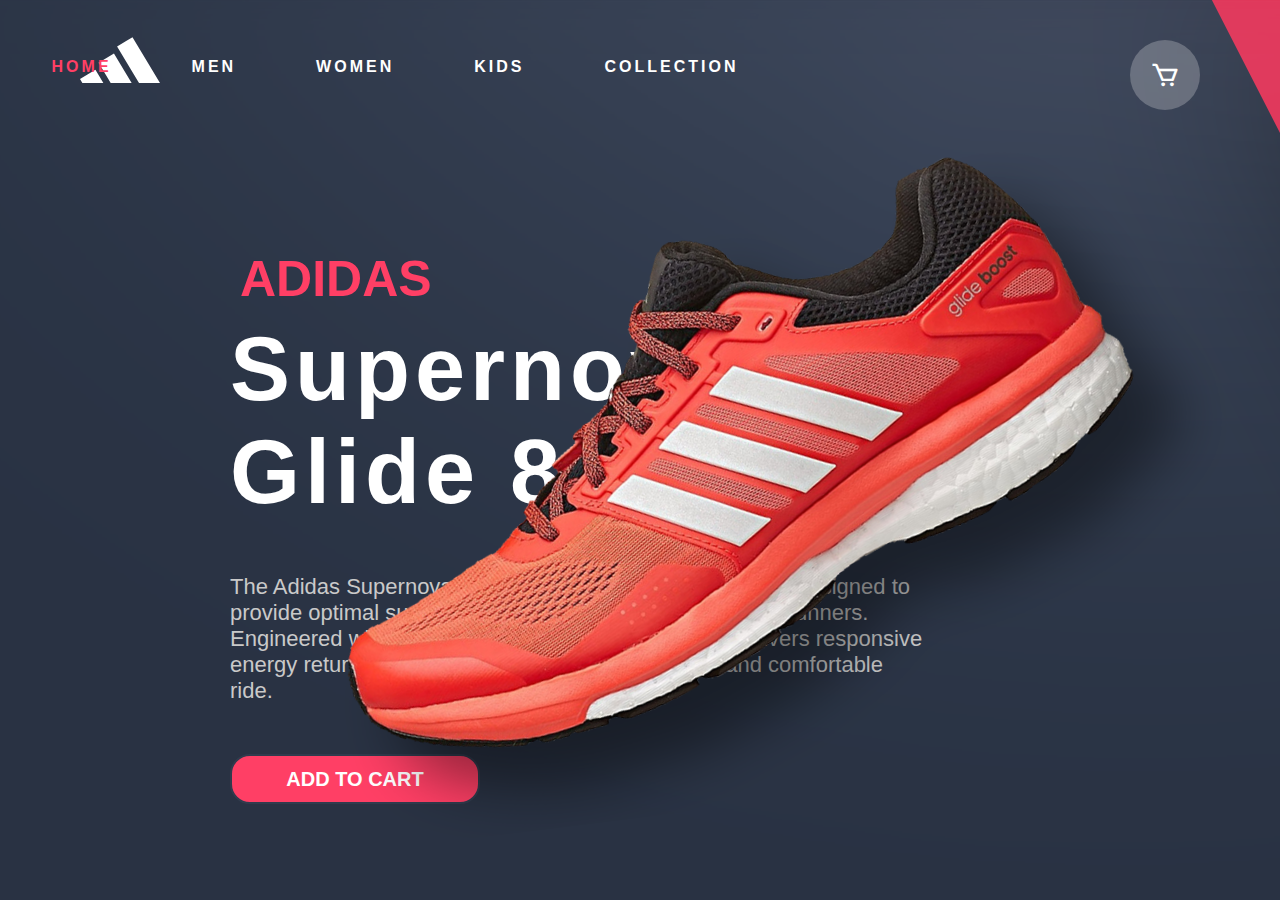
<file: Landing Page/index.html>
<!DOCTYPE html>
<html lang="en">
<head>
    <meta charset="UTF-8">
    <meta name="viewport" content="width=device-width, initial-scale=1.0">
    <title>ADIDAS STORE</title>
    <link rel="stylesheet" href="style.css">
    <link rel="stylesheet"
  href="https://unpkg.com/boxicons@latest/css/boxicons.min.css">
</head>
<body>
    <div class="main">
      <div class="header-div">
        <div class="div-left">
          <img src="images/adidas.svg" alt="">
        </div>

        <div class="div-center">
          <nav>
            <ul>
              <li><a class="active" href="#">HOME</a></li>
              <li><a href="#">MEN</a></li>
              <li><a href="#">WOMEN</a></li>
              <li><a href="#">KIDS</a></li>
              <li><a href="#">COLLECTION</a></li>
            </ul>
          </nav>
        </div>

        <div class="div-right">
          <i class='bx bx-cart'></i>
        </div>
      </div>
    </div>

    <div class="content">
      <div class="divdesc">
        <h2>ADIDAS</h2>
        <h1>Supernova Glide 8</h1>
        <p>The Adidas Supernova Glide 8 is a versatile running shoe designed to provide optimal support and cushioning for long-distance runners. Engineered with Boost technology in the midsole, it delivers responsive energy return with every stride, ensuring a smooth and comfortable ride.</p>
        <button>ADD TO CART</button>
      </div>
      <div class="divshoe">
        <img src="images/shoe.png">
      </div>
    </div>
</body>
</html>
</file>
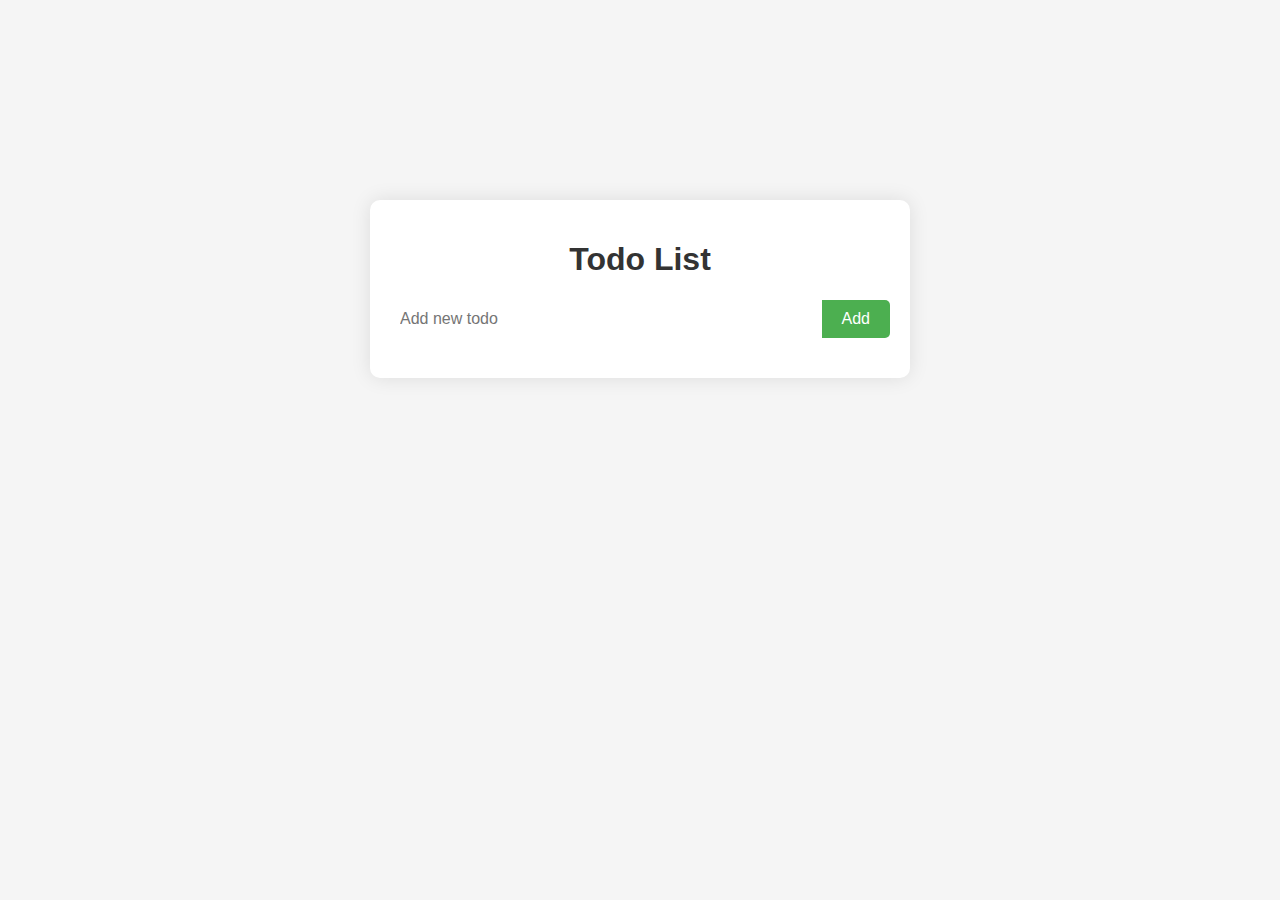
<file: Todo list/index.html>
<!DOCTYPE html>
<html lang="en">
<head>
    <meta charset="UTF-8">
    <meta name="viewport" content="width=device-width, initial-scale=1.0">
    <title>Todo List</title>
    <link rel="stylesheet" href="styles.css">
</head>
<body>
    <div class="container">
        <h1>Todo List</h1>
        <div class="input-container">
            <input type="text" id="todoInput" placeholder="Add new todo">
            <button id="addBtn">Add</button>
        </div>
        <ul id="todoList"></ul>
    </div>
    <script src="script.js"></script>
</body>
</html>
</file>
<file: Landing Page/style.css>
*{
    margin: 0;
    padding: 0;
    box-sizing: border-box;
    font-family: "Open Sans", sans-serif;
}
body{
    background-image: url(images/background.png);
    background-repeat: no-repeat;
}

.header-div{
    padding: 20px;
    display: flex;
    justify-content: space-between;
    align-items: center;
    color: white;
    width: 100%;
    padding-left: 80px;
    padding-right: 80px;

}
.div-center nav{
    margin-left: -500px;
}
.div-center nav ul{
    display: flex;
    gap: 80px;
    margin-top: 4px;
    list-style: none;
}

.div-center nav ul li a{
    text-decoration: none;
    font-size: 16px;
    color: white;
    font-weight: 600;
    letter-spacing: 3px;
}
.div-center nav ul li a:hover{
    color: #ff3f65;
    transition-property: all;
    transition-duration: .5s;
    transition-timing-function: ease-in-out;
}
.div-center nav ul li a.active{
    color: #ff3f65;
}
.div-right i{
    display: flex;
    justify-content: center;
    align-items: center;
    font-size: 30px;
    margin-top: 20px;
    background-color: #eeeeee42;
    width: 70px;
    height: 70px;
    border-radius: 50px;
}
.div-right i:hover{
    background-color: #384253;
    color: #ff3f65;
    scale: 1.1;
    transition-duration: 0.3s;
    transition-timing-function: ease-in;
    transition-property: all;

}
.div-left img{
    width: 80px;
}

.content{
    display: flex;
    align-items: center;
    margin: 50px;
    margin-bottom: 0px;
}

.divshoe img{
    position: absolute;
    height: 700px;
    bottom: 100px;
    right: 50px;
    rotate: 353deg;
}
.divdesc{
    margin-left: 180px;
    margin-top: 60px;
    width: 700px;
    color: white;
}
.divdesc h2{
    font-size: 50px;
    color: #ff3f65;
    padding: 10px;
    
}
.divdesc h1{
    font-size: 90px;
    letter-spacing: 5px;
}
.divdesc p{
    padding-top: 50px;
    font-size: 22px;
    color: rgb(201, 201, 201);
}
.divdesc button{
    margin-top: 50px;
    width: 250px;
    height: 50px;
    border-radius: 20px;
    background-color: #ff3f65;
    color: white;
    font-size: 20px;
    font-weight: 600;
    border: none;
    border: 2px solid #313B4D;
    cursor: pointer;
}
.divdesc button:hover{
    color: #ff3f65;
    background: #313B4D;
    border: 2px solid #ff3f65;
    transition-duration: 0.3s;
    transition-timing-function: ease-in;
    transition-property: all;
}
</file>
<file: Todo list/styles.css>
body {
    font-family: 'Segoe UI', Tahoma, Geneva, Verdana, sans-serif;
    background-color: #f5f5f5;
    margin: 0;
    padding: 0;
}

.container {
    max-width: 500px;
    margin: 200px auto;
    background-color: #fff;
    border-radius: 10px;
    box-shadow: 0 0 20px rgba(0, 0, 0, 0.1);
    padding: 20px;
    animation: slideIn 0.5s ease forwards;
}

@keyframes slideIn {
    from {
        opacity: 0;
        transform: translateY(-200px);
    }
    to {
        opacity: 1;
        transform: translateY(0);
    }
}

h1 {
    text-align: center;
    color: #333;
}

.input-container {
    display: flex;
    margin-bottom: 20px;
    animation: fadeIn 0.5s ease forwards;
}

@keyframes fadeIn {
    from {
        opacity: 0;
    }
    to {
        opacity: 1;
    }
}

input[type="text"] {
    flex: 1;
    padding: 10px;
    border: none;
    border-bottom-left-radius: 5px;
    border-top-left-radius: 5px;
    font-size: 16px;
}

button {
    padding: 10px 20px;
    background-color: #4CAF50;
    color: white;
    border: none;
    border-bottom-right-radius: 5px;
    border-top-right-radius: 5px;
    font-size: 16px;
    cursor: pointer;
    transition: background-color 0.3s ease;
}

button:hover {
    background-color: #45a049;
}

ul {
    list-style-type: none;
    padding: 0;
}

li {
    padding: 15px;
    border-bottom: 1px solid #ddd;
    display: flex;
    justify-content: space-between;
    align-items: center;
    font-size: 18px;
    color: #444;
    transition: background-color 0.3s ease;
    animation: fadeIn 0.5s ease forwards;
}

@keyframes fadeIn {
    from {
        opacity: 0;
        transform: translateY(-20px);
    }
    to {
        opacity: 1;
        transform: translateY(0);
    }
}

li:hover {
    background-color: #f9f9f9;
}

.delete-btn {
    background-color: #f44336;
    color: white;
    padding: 5px 10px;
    border: none;
    border-radius: 5px;
    font-size: 16px;
    cursor: pointer;
    transition: background-color 0.3s ease;
}

.delete-btn:hover {
    background-color: #d32f2f;
}
</file>
